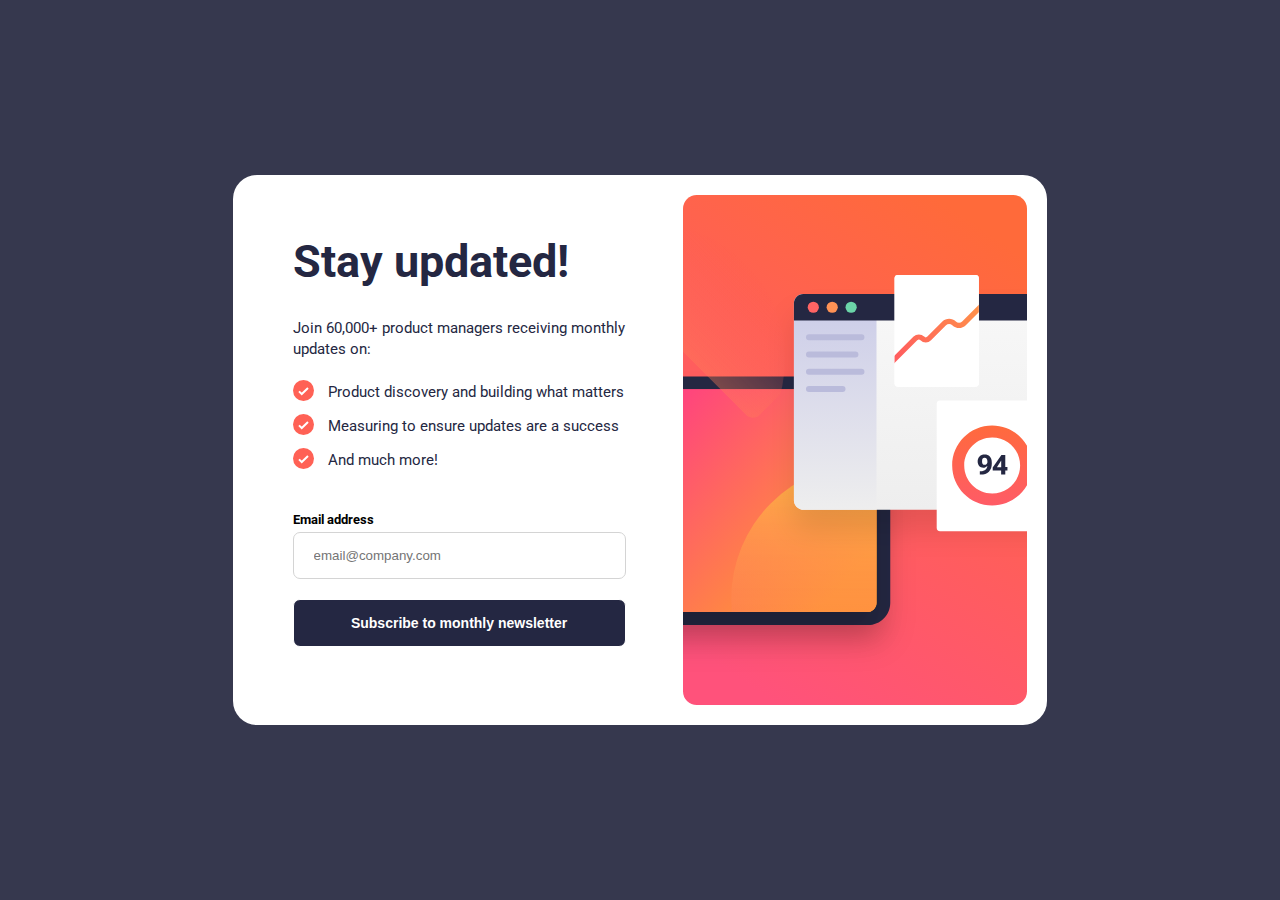
<file: index.html>
<!DOCTYPE html>
<html lang="en">
  <head>
    <meta charset="UTF-8" />
    <meta name="viewport" content="width=device-width, initial-scale=1.0" />
    <meta http-equiv="X-UA-Compatible" content="IE=edge" />
    <meta
      name="description"
      content="Join 60,000+ product managers receiving monthly updates on product discovery, building what matters, measuring success, and more!"
    />
    <meta
      name="keywords"
      content="newsletter, product management, updates, product discovery, success measurement"
    />
    <meta name="author" content="Styn1s" />
    <link rel="preload" href="index.css" as="style" />
    <link rel="stylesheet" href="index.css" />
    <link
      rel="stylesheet"
      href="https://fonts.googleapis.com/css2?family=Roboto:wght@400;700&display=swap"
    />
    <title>Newsletter Form</title>
  </head>
  <body>
    <main class="main">
      <section class="newsletter">
        <h1 class="newsletter__title">Stay updated!</h1>
        <p class="newsletter__description">
          Join 60,000+ product managers receiving monthly updates on:
        </p>
        <ol class="newsletter__list">
          <li class="newsletter__item">
            Product discovery and building what matters
          </li>
          <li class="newsletter__item">
            Measuring to ensure updates are a success
          </li>
          <li class="newsletter__item">And much more!</li>
        </ol>

        <section class="form" aria-labelledby="form-title">
          <h2 class="form__title" id="form-title">
            Email address<span
              class="form__error-text"
              id="error-text"
              aria-live="polite"
            ></span>
          </h2>
          <form class="form__body" action="success.html" aria-describedby="form-title">
            <input
              type="email"
              name="email"
              placeholder="email@company.com"
              class="form__input"
              id="email-input"
              minlength="8"
              required
              aria-required="true"
              aria-label="Email address"
            />
            <input
              type="submit"
              value="Subscribe to monthly newsletter"
              class="form__submit"
              id="send-btn"
              aria-label="Subscribe to monthly newsletter"
            />
          </form>
        </section>
      </section>
      <section class="pic" aria-label="Sign up illustration">
        <img
          src="./images/illustration-sign-up-desktop.svg"
          class="pic__image"
          alt="Illustration of signing up for the newsletter"
          loading="lazy"
        />
      </section>
    </main>
    <script src="index.js"></script>
  </body>
</html>
</file>
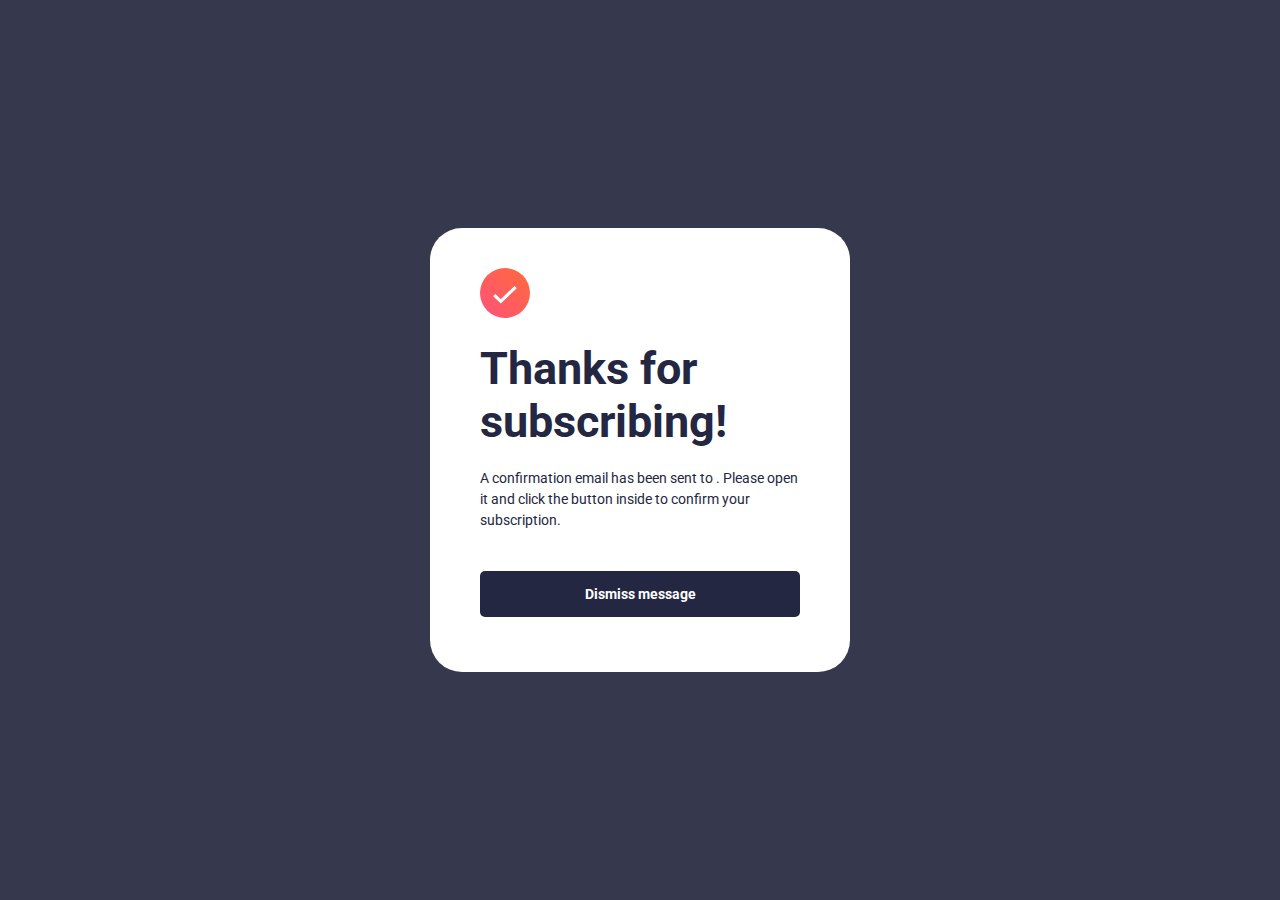
<file: success.html>
<!DOCTYPE html>
<html lang="en">
  <head>
    <meta charset="UTF-8" />
    <meta name="viewport" content="width=device-width, initial-scale=1.0" />
    <meta http-equiv="X-UA-Compatible" content="IE=edge" />
    <meta
      name="description"
      content="Thank you for subscribing! Please check your email to confirm your subscription."
    />
    <meta name="keywords" content="subscription, email confirmation, success" />
    <meta name="author" content="Styn1s" />
    <link rel="preload" href="success.css" as="style" />
    <link rel="stylesheet" href="success.css" />
    <link
      rel="stylesheet"
      href="https://fonts.googleapis.com/css2?family=Roboto:wght@400;700&display=swap"
    />
    <title>Success</title>
  </head>
  <body>
    <main class="main">
      <section class="success" aria-labelledby="success-message">
        <img
          src="./images/icon-success.svg"
          class="success__image"
          alt="Success icon"
          loading="lazy"
        />
        <h1 class="success__title" id="success-message">Thanks for subscribing!</h1>
        <p class="success__description">
          A confirmation email has been sent to
          <span class="success__email" id="email"></span>. Please open it and click the
          button inside to confirm your subscription.
        </p>
        <a href="index.html" class="success__button" aria-label="Dismiss message">Dismiss message</a>
      </section>
    </main>
    <script src="success.js"></script>
  </body>
</html>
</file>
<file: index.css>
:root {
  --primary-font: "Roboto", "Arial", sans-serif;
  --background-color: hsl(235, 18%, 26%);
  --text-color: hsl(234, 29%, 20%);
  --input-valid-color: hsl(350, 100%, 67%);
  --orange-color: hsl(12, 100%, 63%);
  --light-color: hsl(0, 0%, 100%);
  --lightgray-color: hsl(0, 0%, 83%);
  --shadow-color: hsla(0, 100%, 53%, 0.4);
}

html,
body {
  display: flex;
  justify-content: center;
  align-items: center;
  height: 100%;
  margin: 0;
  font-family: var(--primary-font);
  background-color: var(--background-color);
}

.main {
  display: flex;
  width: 50.93rem;
  height: 34.375rem;
  background-color: var(--light-color);
  border-radius: 1.5rem;
}

.newsletter {
  width: 23.125rem;
  margin: 1.875rem 0 1.25rem 3.75rem;
}

.newsletter__title,
.newsletter__description,
.newsletter__list {
  color: var(--text-color);
}

.newsletter__description,
.newsletter__list {
  font-size: .9375rem;
}

.newsletter__title {
  font-size: 2.8125rem;
}

.newsletter__description {
  margin-bottom: 0;
  line-height: 1.3rem;
}

.newsletter__list {
  margin-top: 1.25rem;
  padding: 0;
  line-height: 2.3rem;
  list-style-type: none;
}

.newsletter__item {
  padding: 0 0 .625rem 2.1875rem;
  line-height: 1.5rem;
  background-image: url(./images/icon-list.svg);
  background-repeat: no-repeat;
  background-position: 0 0;
}

.form {
  margin-top: 1.875rem;
}

.form__title {
  position: relative;
  width: 90%;
  margin-bottom: .3125rem;
  font-size: .8125rem;
  font-weight: bold;
}

.form__error-text {
  position: absolute;
  right: 0;
  color: var(--input-valid-color);
}

.form__body {
  display: flex;
  flex-direction: column;
  width: 90%;
}

.form__input,
.form__submit {
  margin-bottom: 1.25rem;
  padding: 0.9375rem 0;
  border-radius: 0.4375rem;
}

.form__input {
  padding-left: 1.25rem;
  border: .0625rem solid var(--lightgray-color);
  outline: none;
}

.form__submit {
  font-size: .875rem;
  font-weight: 700;
  color: var(--light-color);
  background-color: var(--text-color);
  border: .0625rem solid;
  transition: box-shadow 0.5s;
}

.form__input:hover,
.form__submit:hover {
  cursor: pointer;
}

.form__submit:hover {
  border: none;
  background-image: linear-gradient(
    to right,
    var(--input-valid-color),
    var(--orange-color)
  );
  box-shadow: 0rem .625rem 1.25rem 0rem var(--shadow-color);
}

.pic {
  width: 40%;
  margin: 1.25rem;
}

.pic__image {
  height: 100%;
}

@media screen and (max-width: 820px) {
  .main {
    width: 38.75rem;
    height: 28.75rem;
  }

  .newsletter {
    width: auto;
    margin-top: 2.5rem;
    padding: 0;
  }

  .newsletter__title {
    margin-top: 0;
    font-size: 2rem;
  }

  .newsletter__description,
  .newsletter__list {
    width: 95%;
    font-size: .8125rem;
  }

  .newsletter__item {
    line-height: 1.2rem;
  }

  .form {
    margin-top: 1.25rem;
  }

  .form__title {
    font-size: .6875rem;
  }

  .form__input {
    margin-bottom: .625rem;
    padding: .625rem 0 .625rem .9375rem;
    font-size: .6875rem;
  }

  .form__submit {
    padding: .625rem 0;
    font-size: .6875rem;
  }

  .pic {
    width: 70%;
    height: 92%;
    margin: 1.25rem;
  }

  .pic__image {
    width: 100%;
    height: auto;
  }
}

@media screen and (max-width: 625px) {
  html,
  body,
  .main,
  .form,
  .form__body,
  .form__title,
  .pic {
    width: 100%;
  }

  .main {
    display: flex;
    flex-direction: column;
    justify-content: space-between;
    height: 100%;
    border-radius: 0;
  }

  .newsletter {
    width: 88%;
    height: 100%;
    margin: 3.125rem auto 1.25rem;
    padding: 0;
    order: 2;
  }

  .newsletter__title {
    font-size: 2.8125rem;
  }

  .newsletter__description,
  .newsletter__list {
    width: 95%;
    font-size: .9375rem;
  }

  .newsletter__item {
    padding-bottom: .625rem;
    line-height: 1.6rem;
  }

  .form__title {
    font-size: .8125rem;
  }

  .form__error-text {
    position: absolute;
    right: 0;
    padding-left: 0;
  }

  .form__input {
    padding: .9375rem 0 .9375rem 1.25rem;
    font-size: .8125rem;
  }

  .form__submit {
    padding: .9375rem 0;
    font-size: .875rem;
  }

  .pic {
    height: auto;
    margin: 0;
    border-radius: 0;
    order: 1;
  }
}

@media screen and (max-width: 625px) and (max-height: 800px) {
  .main {
    height: max-content;
  }
}
</file>
<file: success.css>
:root {
  --primary-font: "Roboto", "Arial", sans-serif;
  --text-color: hsl(234, 29%, 20%);
  --background-color: hsl(235, 18%, 26%);
  --light-color: hsl(0, 0%, 100%);
  --gradient-color: linear-gradient(
    to right,
    hsla(350, 100%, 67%, 1),
    hsla(12, 100%, 63%, 1)
  );
  --shadow-color: hsla(0, 100%, 53%, 0.4);
}

html,
body {
  display: flex;
  justify-content: center;
  align-items: center;
  height: 100%;
  margin: 0;
  font-family: var(--primary-font);
  color: var(--text-color);
  background-color: var(--background-color);
}

.main {
  width: 20rem;
  padding: 2.5rem 3.125rem 2.5rem 3.125rem;
  background-color: var(--light-color);
  border-radius: 2rem;
}

.success__image {
  height: 3.125rem;
}

.success__title {
  margin: 1.25rem 0;
  font-size: 2.8125rem;
}

.success__description {
  font-size: .875rem;
  line-height: 1.3rem;
}

.success__email,
.success__button {
  font-weight: bold;
}

.success__button {
  display: flex;
  justify-content: center;
  margin: 2.5rem 0 .9375rem 0;
  padding: .9375rem 0;
  font-size: .875rem;
  text-decoration: none;
  color: var(--light-color);
  background-color: var(--text-color);
  border-radius: .3125rem;
  transition: box-shadow 0.3s;
}

.success__button:hover {
  border: none;
  background-image: var(--gradient-color);
  box-shadow: 0 .625rem 1.25rem 0 var(--shadow-color);
}

@media screen and (max-width: 430px) {
  .main {
    position: static;
    display: flex;
    align-items: center;
    width: 100%;
    height: 100%;
    padding: 0 1.875rem;
    border-radius: 0;
  }

  .success {
    margin-bottom: 100px;
  }

  .success__image {
    margin-bottom: 1.25rem;
  }

  .success__title {
    margin-top: 0;
  }

  .success__description {
    margin-top: 0;
  }

  .success__button {
    position: absolute;
    bottom: 3.125rem;
    width: 84%;
    margin: 0;
  }
}
</file>
